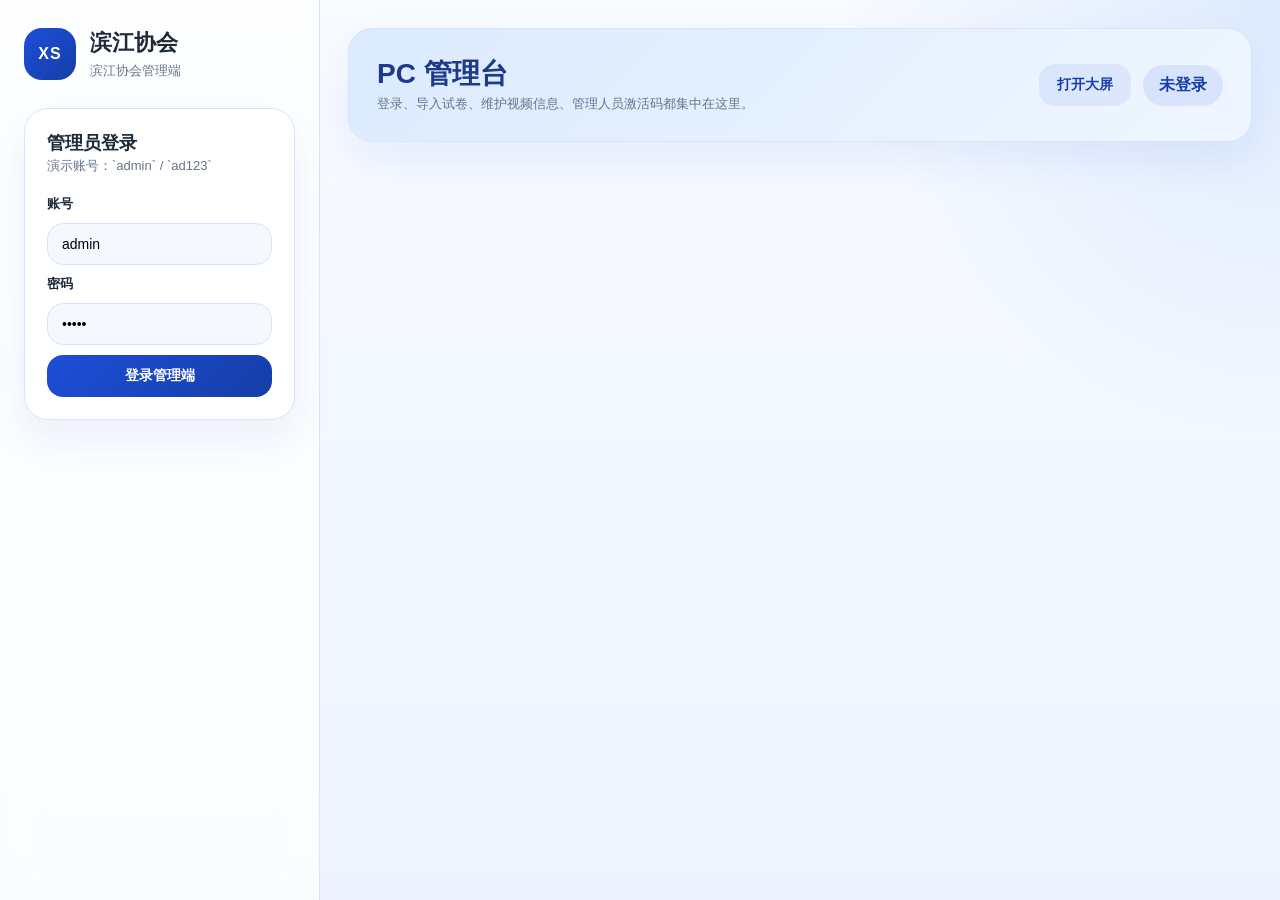
<file: index.html>
<!DOCTYPE html>
<html lang="zh-CN">
<head>
  <meta charset="UTF-8">
  <meta name="viewport" content="width=device-width, initial-scale=1.0">
  <title>滨江协会管理端</title>
  <link rel="stylesheet" href="./styles.css">
</head>
<body>
  <div id="app" class="admin-shell">
    <aside class="sidebar">
      <div class="brand-block">
        <div class="brand-badge">XS</div>
        <div>
          <div class="brand-title">滨江协会</div>
          <div class="brand-subtitle">滨江协会管理端</div>
        </div>
      </div>

      <div id="loginCard" class="sidebar-card">
        <div class="card-title">管理员登录</div>
        <div class="card-tip">演示账号：`admin` / `ad123`</div>
        <form id="loginForm" class="login-form">
          <label class="field-label" for="username">账号</label>
          <input id="username" name="username" class="text-input" value="admin" autocomplete="username">
          <label class="field-label" for="password">密码</label>
          <input id="password" name="password" type="password" class="text-input" value="ad123" autocomplete="current-password">
          <button type="submit" class="primary-btn">登录管理端</button>
        </form>
      </div>

      <div id="userCard" class="sidebar-card hidden">
        <div class="card-title">当前会话</div>
        <div id="adminIdentity" class="identity-name">管理员</div>
        <div class="card-tip">该管理端用于演示试卷导入、视频维护与激活码管理。</div>
        <button id="logoutBtn" type="button" class="secondary-btn">退出登录</button>
      </div>
    </aside>

    <main class="main-content">
      <header class="hero-panel">
        <div>
          <div class="hero-title">PC 管理台</div>
          <div class="hero-subtitle">登录、导入试卷、维护视频信息、管理人员激活码都集中在这里。</div>
        </div>
        <div class="hero-actions">
          <a class="ghost-btn hero-link-btn" href="./screen.html" target="_blank" rel="noopener noreferrer">打开大屏</a>
          <div id="statusBar" class="status-badge">未登录</div>
        </div>
      </header>

      <section id="dashboard" class="dashboard hidden">
        <div class="summary-grid">
          <div class="summary-card">
            <div class="summary-label">试卷总数</div>
            <div id="paperCount" class="summary-value">0</div>
          </div>
          <div class="summary-card">
            <div class="summary-label">激活码用户</div>
            <div id="codeUserCount" class="summary-value">0</div>
          </div>
          <div class="summary-card">
            <div class="summary-label">已绑定用户</div>
            <div id="boundUserCount" class="summary-value">0</div>
          </div>
          <div class="summary-card">
            <div class="summary-label">视频总数</div>
            <div id="videoCount" class="summary-value">0</div>
          </div>
        </div>

        <div class="tab-row">
          <button type="button" class="tab-btn active" data-tab="import">导入试卷</button>
          <button type="button" class="tab-btn" data-tab="papers">试卷列表</button>
          <button type="button" class="tab-btn" data-tab="videos">视频维护</button>
          <button type="button" class="tab-btn" data-tab="users">人员管理</button>
        </div>

        <section class="panel tab-panel" data-panel="import">
          <div class="panel-head">
            <div>
              <div class="panel-title">导入试卷</div>
              <div class="panel-tip">试卷名称等信息在页面填写，Excel 只导入题目、选项、答案、图片与排序。</div>
            </div>
          </div>
          <div class="form-grid">
            <div class="field-block">
              <label class="field-label" for="paperTitle">试卷名称</label>
              <input id="paperTitle" class="text-input" placeholder="例如：安全生产月考试卷">
            </div>
            <div class="field-block">
              <label class="field-label" for="paperDurationMinutes">考试时长（分钟）</label>
              <input id="paperDurationMinutes" class="text-input" type="number" min="1" placeholder="例如：30">
            </div>
            <div class="field-block">
              <label class="field-label" for="paperRequiresBind">是否需要绑定</label>
              <select id="paperRequiresBind" class="text-input">
                <option value="false">否</option>
                <option value="true">是</option>
              </select>
            </div>
            <div class="field-block">
              <label class="field-label" for="paperActive">是否启用</label>
              <select id="paperActive" class="text-input">
                <option value="true">启用</option>
                <option value="false">停用</option>
              </select>
            </div>
            <div class="field-block">
              <label class="field-label" for="paperSortOrder">排序值</label>
              <input id="paperSortOrder" class="text-input" type="number" min="1" placeholder="不填则自动递增">
            </div>
            <div class="field-block">
              <label class="field-label" for="paperCoverUrl">封面地址</label>
              <input id="paperCoverUrl" class="text-input" placeholder="https://example.com/paper-cover.png">
            </div>
            <div class="field-block span-2">
              <label class="field-label" for="paperDescription">试卷说明</label>
              <input id="paperDescription" class="text-input" placeholder="例如：适合新员工培训完成后的统一测验">
            </div>
          </div>
          <div class="import-tools">
            <input id="excelFileInput" type="file" accept=".xlsx,.xls,application/vnd.ms-excel,application/vnd.openxmlformats-officedocument.spreadsheetml.sheet">
            <button id="loadExampleBtn" type="button" class="ghost-btn">加载演示题目</button>
            <button id="resetImportBtn" type="button" class="ghost-btn">清空表单</button>
          </div>
          <div id="excelFileMeta" class="upload-meta">未选择 Excel 文件。支持列名：题目、选项A、选项B、选项C、选项D、答案、图片地址、排序。</div>
          <div class="action-row">
            <button id="importBtn" type="button" class="primary-btn">导入 Excel 试卷</button>
            <div id="importMessage" class="inline-message"></div>
          </div>
        </section>

        <section class="panel tab-panel hidden" data-panel="papers">
          <div class="panel-head">
            <div>
              <div class="panel-title">试卷列表</div>
              <div class="panel-tip">展示当前系统内全部试卷和题目数量。</div>
            </div>
            <button id="refreshPapersBtn" type="button" class="ghost-btn">刷新列表</button>
          </div>
          <div class="table-wrap">
            <table class="data-table">
              <thead>
                <tr>
                  <th>ID</th>
                  <th>试卷标题</th>
                  <th>题量</th>
                  <th>时长</th>
                  <th>需绑定</th>
                  <th>状态</th>
                  <th>排序</th>
                  <th>创建时间</th>
                </tr>
              </thead>
              <tbody id="paperTableBody"></tbody>
            </table>
          </div>
        </section>

        <section class="panel tab-panel hidden" data-panel="videos">
          <div class="panel-head">
            <div>
              <div class="panel-title">视频信息维护</div>
              <div class="panel-tip">支持新增、编辑、删除视频，并维护视频分类、标签、封面、播放地址等信息。</div>
            </div>
            <button id="refreshVideosBtn" type="button" class="ghost-btn">刷新视频</button>
          </div>

          <div class="form-grid">
            <div class="field-block">
              <label class="field-label" for="videoTitle">视频标题</label>
              <input id="videoTitle" class="text-input" placeholder="例如：接口排查入门视频">
            </div>
            <div class="field-block">
              <label class="field-label" for="videoCategoryId">视频分类</label>
              <select id="videoCategoryId" class="text-input"></select>
            </div>
            <div class="field-block">
              <label class="field-label" for="videoTag">标签</label>
              <input id="videoTag" class="text-input" placeholder="多个标签用逗号分隔">
            </div>
            <div class="field-block">
              <label class="field-label" for="videoDuration">时长（秒）</label>
              <input id="videoDuration" class="text-input" type="number" min="0" placeholder="例如：420">
            </div>
            <div class="field-block">
              <label class="field-label" for="videoRequiresBind">是否需要绑定</label>
              <select id="videoRequiresBind" class="text-input">
                <option value="false">否</option>
                <option value="true">是</option>
              </select>
            </div>
            <div class="field-block">
              <label class="field-label" for="videoActive">是否启用</label>
              <select id="videoActive" class="text-input">
                <option value="true">启用</option>
                <option value="false">停用</option>
              </select>
            </div>
            <div class="field-block span-2">
              <label class="field-label" for="videoCoverUrl">封面地址</label>
              <input id="videoCoverUrl" class="text-input" placeholder="https://example.com/cover.png">
            </div>
            <div class="field-block span-2">
              <label class="field-label" for="videoUrl">视频地址</label>
              <input id="videoUrl" class="text-input" placeholder="https://example.com/video.mp4">
            </div>
          </div>

          <div class="action-row">
            <button id="saveVideoBtn" type="button" class="primary-btn">保存视频</button>
            <button id="resetVideoBtn" type="button" class="ghost-btn">新建视频</button>
            <div id="videoMessage" class="inline-message"></div>
          </div>

          <div class="table-wrap table-gap">
            <table class="data-table">
              <thead>
                <tr>
                  <th>ID</th>
                  <th>视频标题</th>
                  <th>分类</th>
                  <th>标签</th>
                  <th>时长</th>
                  <th>需绑定</th>
                  <th>状态</th>
                  <th>创建时间</th>
                  <th>操作</th>
                </tr>
              </thead>
              <tbody id="videoTableBody"></tbody>
            </table>
          </div>
        </section>

        <section class="panel tab-panel hidden" data-panel="users">
          <div class="panel-head">
            <div>
              <div class="panel-title">人员管理（激活码）</div>
              <div class="panel-tip">可查看用户信息、维护基础资料，并查看用户考试记录与每题作答详情。</div>
            </div>
            <div class="filter-box">
              <input id="userKeyword" class="text-input small-input" placeholder="搜索姓名 / 身份证 / 职务 / 公司 / 手机 / openid">
              <button id="refreshUsersBtn" type="button" class="ghost-btn">刷新用户</button>
            </div>
          </div>
          <div class="table-wrap">
            <table class="data-table">
              <thead>
                <tr>
                  <th>ID</th>
                  <th>姓名</th>
                  <th>身份证</th>
                  <th>职务</th>
                  <th>公司</th>
                  <th>手机</th>
                  <th>openid</th>
                  <th>状态</th>
                  <th>激活码</th>
                  <th>更新时间</th>
                  <th>操作</th>
                </tr>
              </thead>
              <tbody id="userTableBody"></tbody>
            </table>
          </div>

          <div id="userDetailPanel" class="detail-shell hidden">
            <div class="detail-card">
              <div class="panel-head">
                <div>
                  <div class="panel-title">用户详情与资料维护</div>
                  <div id="selectedUserHint" class="panel-tip">请选择左侧用户后查看详情。</div>
                </div>
              </div>
              <div class="form-grid">
                <div class="field-block">
                  <label class="field-label" for="userEditName">姓名</label>
                  <input id="userEditName" class="text-input" placeholder="请输入姓名">
                </div>
                <div class="field-block">
                  <label class="field-label" for="userEditIdCard">身份证</label>
                  <input id="userEditIdCard" class="text-input" placeholder="请输入身份证">
                </div>
                <div class="field-block">
                  <label class="field-label" for="userEditPosition">职务</label>
                  <input id="userEditPosition" class="text-input" placeholder="请输入职务">
                </div>
                <div class="field-block">
                  <label class="field-label" for="userEditPhone">手机号</label>
                  <input id="userEditPhone" class="text-input" placeholder="请输入手机号">
                </div>
                <div class="field-block span-2">
                  <label class="field-label" for="userEditCompany">公司名称</label>
                  <input id="userEditCompany" class="text-input" placeholder="请输入公司名称">
                </div>
              </div>
              <div class="action-row">
                <button id="saveUserBtn" type="button" class="primary-btn">保存资料</button>
                <button id="reloadExamRecordsBtn" type="button" class="ghost-btn">刷新考试记录</button>
                <div id="userMessage" class="inline-message"></div>
              </div>
            </div>

            <div class="detail-card">
              <div class="panel-head">
                <div>
                  <div class="panel-title">考试记录</div>
                  <div class="panel-tip">展示该用户参加过的试卷、分数、答题时间和明细。</div>
                </div>
              </div>
              <div id="userExamEmpty" class="empty-state">当前用户暂无考试记录。</div>
              <div class="table-wrap">
                <table class="data-table">
                  <thead>
                    <tr>
                      <th>记录 ID</th>
                      <th>试卷名称</th>
                      <th>分数</th>
                      <th>正确题数</th>
                      <th>用时</th>
                      <th>提交时间</th>
                      <th>操作</th>
                    </tr>
                  </thead>
                  <tbody id="userExamTableBody"></tbody>
                </table>
              </div>
            </div>

            <div id="examRecordDetailPanel" class="detail-card hidden">
              <div class="panel-head">
                <div>
                  <div class="panel-title">答题详情</div>
                  <div id="examRecordSummary" class="panel-tip">请选择一条考试记录查看每题答案。</div>
                </div>
              </div>
              <div id="examRecordStats" class="stats-row"></div>
              <div class="table-wrap">
                <table class="data-table">
                  <thead>
                    <tr>
                      <th>题号</th>
                      <th>题目</th>
                      <th>选项</th>
                      <th>用户答案</th>
                      <th>正确答案</th>
                      <th>结果</th>
                    </tr>
                  </thead>
                  <tbody id="userExamAnswerBody"></tbody>
                </table>
              </div>
            </div>
          </div>
        </section>
      </section>
    </main>
  </div>

  <script src="./config.js"></script>
  <script src="./app.js"></script>
</body>
</html>
</file>
<file: styles.css>
:root {
  --bg-page: #eef4ff;
  --bg-card: #ffffff;
  --bg-soft: #f5f8ff;
  --border: #d8e4ff;
  --brand: #1d4ed8;
  --brand-deep: #163ea8;
  --brand-soft: #dbeafe;
  --text-main: #1f2937;
  --text-sub: #64748b;
  --danger: #dc2626;
  --success: #15803d;
  --shadow: 0 18px 40px rgba(29, 78, 216, 0.08);
}

* {
  box-sizing: border-box;
}

body {
  margin: 0;
  font-family: "Microsoft YaHei", "PingFang SC", sans-serif;
  background:
    radial-gradient(circle at top right, rgba(59, 130, 246, 0.14), transparent 28%),
    linear-gradient(180deg, #f8fbff 0%, var(--bg-page) 100%);
  color: var(--text-main);
}

.hidden {
  display: none !important;
}

.admin-shell {
  min-height: 100vh;
  display: grid;
  grid-template-columns: 320px 1fr;
}

.sidebar {
  padding: 28px 24px;
  border-right: 1px solid var(--border);
  background: rgba(255, 255, 255, 0.74);
  backdrop-filter: blur(16px);
}

.brand-block {
  display: flex;
  align-items: center;
  gap: 14px;
  margin-bottom: 28px;
}

.brand-badge {
  width: 52px;
  height: 52px;
  border-radius: 18px;
  display: flex;
  align-items: center;
  justify-content: center;
  background: linear-gradient(135deg, var(--brand) 0%, var(--brand-deep) 100%);
  color: #fff;
  font-weight: 700;
  letter-spacing: 1px;
}

.brand-title {
  font-size: 22px;
  font-weight: 700;
}

.brand-subtitle {
  margin-top: 4px;
  color: var(--text-sub);
  font-size: 13px;
}

.sidebar-card,
.panel,
.hero-panel,
.summary-card {
  background: var(--bg-card);
  border: 1px solid var(--border);
  border-radius: 24px;
  box-shadow: var(--shadow);
}

.sidebar-card {
  padding: 22px;
}

.card-title,
.panel-title {
  font-size: 18px;
  font-weight: 700;
}

.card-tip,
.panel-tip,
.hero-subtitle,
.inline-message {
  color: var(--text-sub);
  font-size: 13px;
  line-height: 1.7;
}

.login-form {
  display: flex;
  flex-direction: column;
  gap: 10px;
  margin-top: 18px;
}

.field-label {
  font-size: 13px;
  font-weight: 600;
}

.text-input,
.json-editor {
  width: 100%;
  border: 1px solid var(--border);
  border-radius: 16px;
  padding: 12px 14px;
  font-size: 14px;
  outline: none;
  background: var(--bg-soft);
}

.text-input:focus,
.json-editor:focus {
  border-color: rgba(29, 78, 216, 0.38);
  box-shadow: 0 0 0 4px rgba(29, 78, 216, 0.08);
}

.small-input {
  min-width: 260px;
}

.primary-btn,
.secondary-btn,
.ghost-btn {
  border: none;
  border-radius: 16px;
  padding: 12px 18px;
  font-size: 14px;
  font-weight: 700;
  cursor: pointer;
}

.primary-btn {
  background: linear-gradient(135deg, var(--brand) 0%, var(--brand-deep) 100%);
  color: #fff;
}

.secondary-btn,
.ghost-btn {
  background: rgba(29, 78, 216, 0.08);
  color: var(--brand-deep);
}

.identity-name {
  margin: 10px 0 6px;
  font-size: 20px;
  font-weight: 700;
}

.main-content {
  padding: 28px;
}

.hero-panel {
  display: flex;
  align-items: center;
  justify-content: space-between;
  padding: 26px 28px;
  background: linear-gradient(135deg, #dbeafe 0%, #eff6ff 100%);
}

.hero-actions {
  display: flex;
  align-items: center;
  gap: 12px;
}

.hero-link-btn {
  text-decoration: none;
}

.hero-title {
  font-size: 28px;
  font-weight: 800;
  color: #1e3a8a;
}

.status-badge {
  padding: 10px 16px;
  border-radius: 999px;
  background: rgba(29, 78, 216, 0.1);
  color: var(--brand-deep);
  font-weight: 700;
}

.dashboard {
  margin-top: 24px;
}

.summary-grid {
  display: grid;
  grid-template-columns: repeat(4, minmax(0, 1fr));
  gap: 16px;
}

.summary-card {
  padding: 20px 22px;
}

.summary-label {
  color: var(--text-sub);
  font-size: 13px;
}

.summary-value {
  margin-top: 10px;
  font-size: 34px;
  font-weight: 800;
  color: var(--brand-deep);
}

.tab-row {
  display: flex;
  gap: 14px;
  margin: 24px 0 16px;
}

.tab-btn {
  border: none;
  border-radius: 16px;
  padding: 12px 18px;
  background: #edf2ff;
  color: var(--text-sub);
  font-size: 14px;
  font-weight: 700;
  cursor: pointer;
}

.tab-btn.active {
  background: var(--brand);
  color: #fff;
}

.tab-panel {
  padding: 24px;
}

.panel-head {
  display: flex;
  align-items: center;
  justify-content: space-between;
  gap: 16px;
  margin-bottom: 18px;
}

.filter-box,
.action-row,
.import-tools {
  display: flex;
  align-items: center;
  gap: 12px;
}

.import-tools {
  margin-bottom: 14px;
}

.upload-meta {
  margin-bottom: 14px;
  padding: 12px 14px;
  border: 1px dashed var(--border);
  border-radius: 16px;
  background: #f8fbff;
  color: var(--text-sub);
  font-size: 13px;
  line-height: 1.7;
}

.form-grid {
  display: grid;
  grid-template-columns: repeat(2, minmax(0, 1fr));
  gap: 14px;
  margin-bottom: 14px;
}

.field-block {
  display: flex;
  flex-direction: column;
  gap: 8px;
}

.span-2 {
  grid-column: span 2;
}

.inline-message {
  min-height: 21px;
}

.inline-message.success {
  color: var(--success);
}

.inline-message.error {
  color: var(--danger);
}

.table-wrap {
  overflow: auto;
}

.table-gap {
  margin-top: 18px;
}

.data-table {
  width: 100%;
  border-collapse: collapse;
  min-width: 980px;
}

.data-table th,
.data-table td {
  padding: 14px 12px;
  border-bottom: 1px solid #ebf1ff;
  text-align: left;
  font-size: 13px;
  vertical-align: top;
}

.data-table th {
  color: var(--text-sub);
  font-weight: 700;
  background: #f8fbff;
}

.table-tag {
  display: inline-flex;
  align-items: center;
  justify-content: center;
  padding: 6px 10px;
  border-radius: 999px;
  font-size: 12px;
  font-weight: 700;
}

.tag-bound {
  background: rgba(34, 197, 94, 0.12);
  color: #166534;
}

.tag-pending {
  background: rgba(245, 158, 11, 0.14);
  color: #b45309;
}

.row-btn {
  padding: 8px 12px;
  border-radius: 12px;
  border: none;
  background: rgba(29, 78, 216, 0.1);
  color: var(--brand-deep);
  font-size: 12px;
  font-weight: 700;
  cursor: pointer;
  margin-right: 8px;
}

.row-btn:last-child {
  margin-right: 0;
}

.row-btn-danger {
  background: rgba(220, 38, 38, 0.1);
  color: #b91c1c;
}

.detail-shell {
  margin-top: 18px;
  display: grid;
  gap: 16px;
}

.detail-card {
  padding: 20px 22px;
  border-radius: 22px;
  background: #fdfefe;
  border: 1px solid var(--border);
}

.empty-state {
  padding: 18px 16px;
  margin-bottom: 14px;
  border: 1px dashed var(--border);
  border-radius: 16px;
  color: var(--text-sub);
  background: #f8fbff;
}

.selected-row {
  background: rgba(219, 234, 254, 0.36);
}

.stats-row {
  display: flex;
  flex-wrap: wrap;
  gap: 12px;
  margin-bottom: 14px;
}

.mini-stat {
  min-width: 120px;
  padding: 12px 14px;
  border-radius: 16px;
  background: var(--bg-soft);
  border: 1px solid var(--border);
}

.mini-stat-label {
  font-size: 12px;
  color: var(--text-sub);
}

.mini-stat-value {
  margin-top: 6px;
  font-size: 20px;
  font-weight: 800;
  color: var(--brand-deep);
}

@media (max-width: 1200px) {
  .admin-shell {
    grid-template-columns: 1fr;
  }

  .sidebar {
    border-right: none;
    border-bottom: 1px solid var(--border);
  }

  .summary-grid {
    grid-template-columns: 1fr;
  }

  .form-grid {
    grid-template-columns: 1fr;
  }

  .span-2 {
    grid-column: span 1;
  }

  .filter-box,
  .action-row,
  .import-tools {
    flex-direction: column;
    align-items: stretch;
  }
}
</file>
